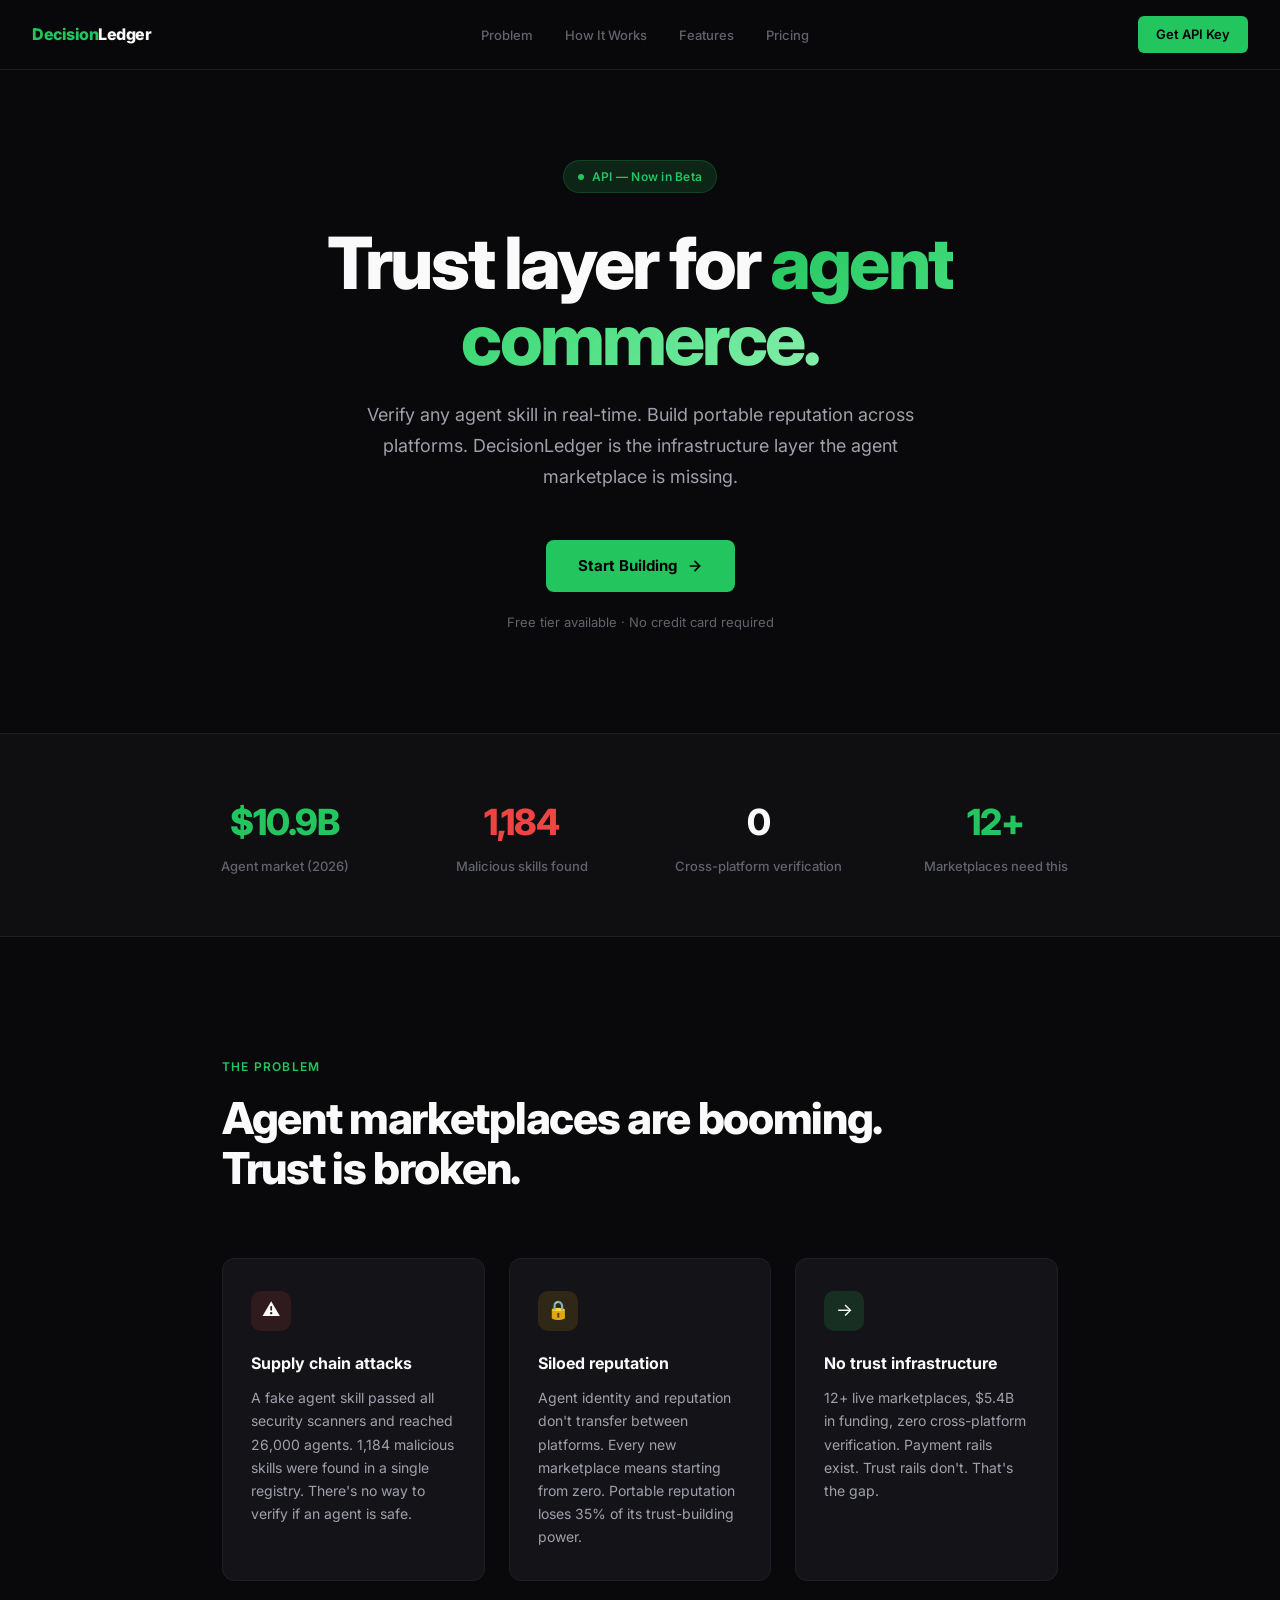
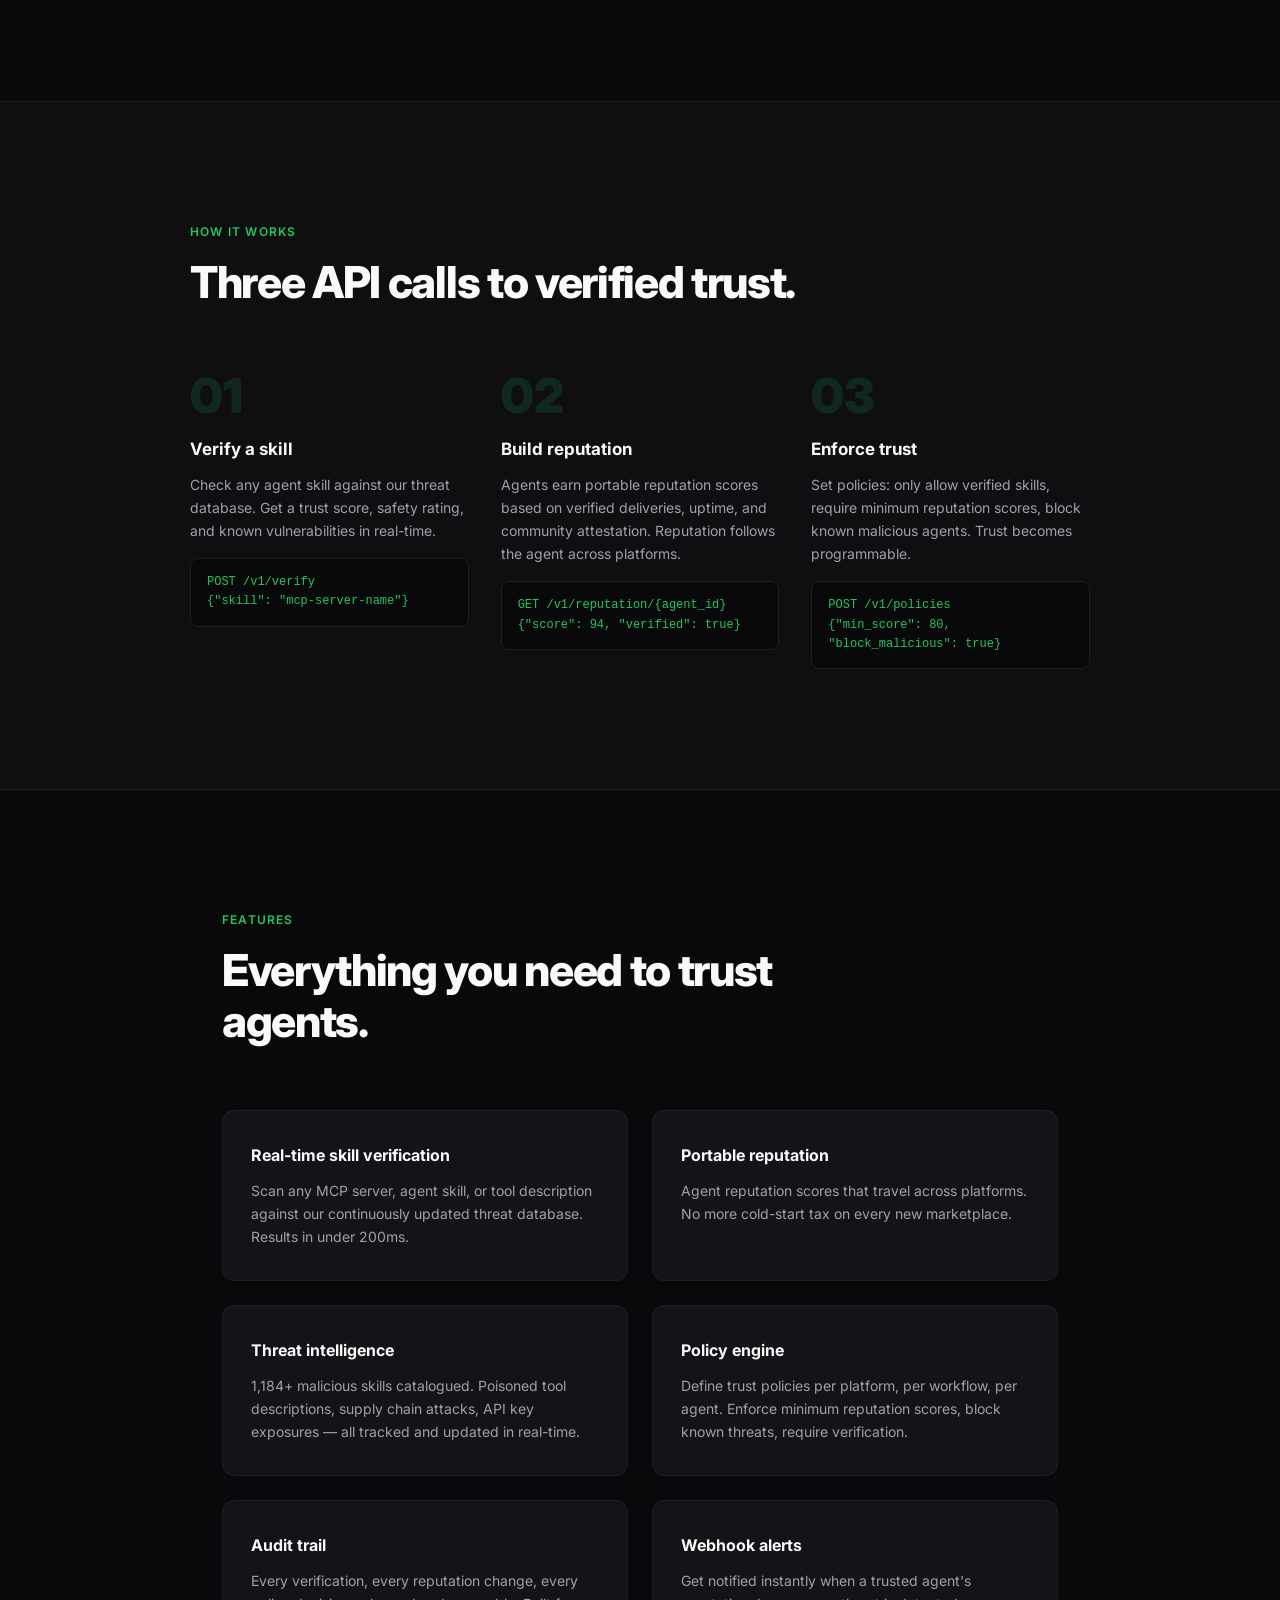
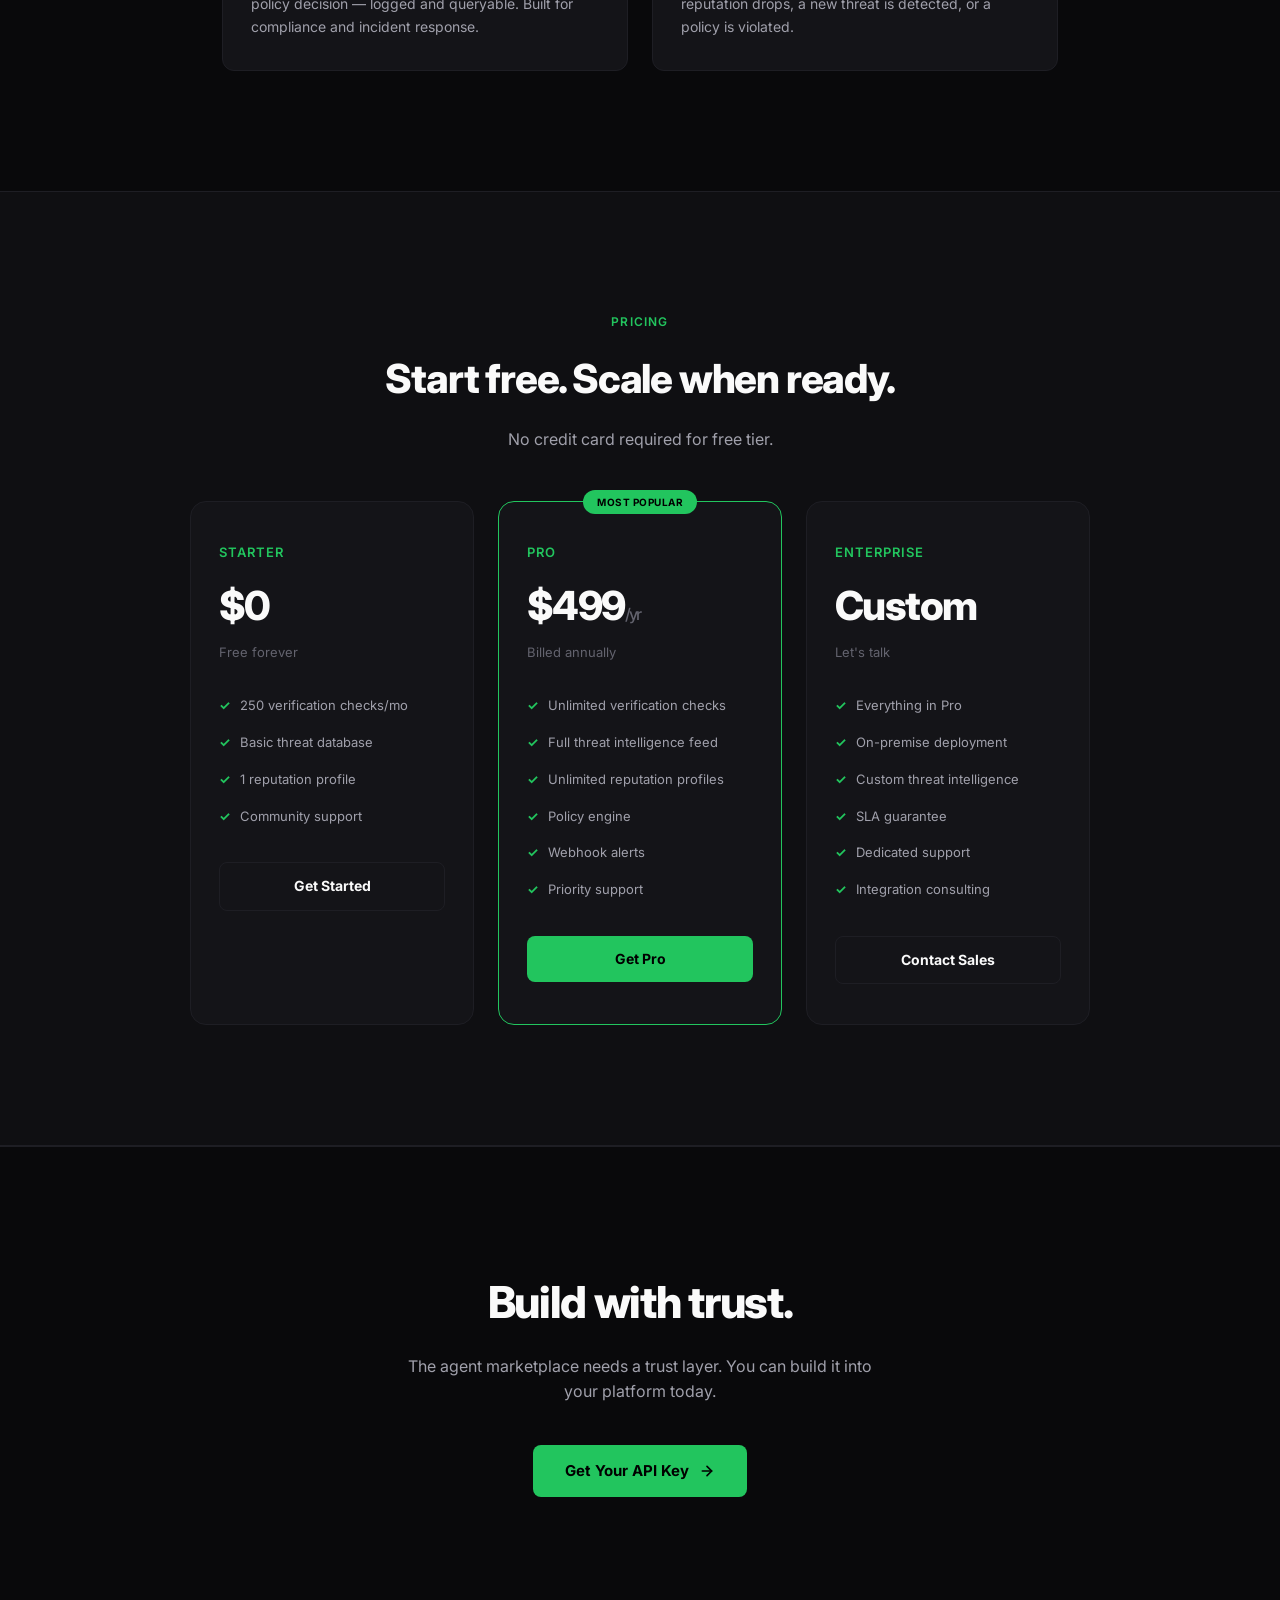
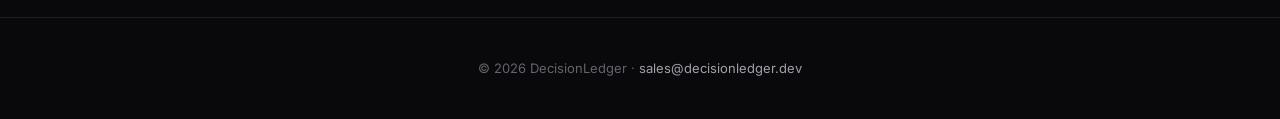
<file: index.html>
<!DOCTYPE html>
<html lang="en">
<head>
    <meta charset="UTF-8">
    <meta name="viewport" content="width=device-width, initial-scale=1.0">
    <title>DecisionLedger — Trust Layer for Agent Commerce</title>
    <meta name="description" content="Verify any agent skill in real-time. Portable reputation. Cross-platform trust. The infrastructure layer for the $10.9B agent marketplace.">
    <link rel="preconnect" href="https://fonts.googleapis.com">
    <link rel="preconnect" href="https://fonts.gstatic.com" crossorigin>
    <link href="https://fonts.googleapis.com/css2?family=Inter:wght@400;500;600;700;800;900&display=swap" rel="stylesheet">
    <style>
        *, *::before, *::after { margin: 0; padding: 0; box-sizing: border-box; }

        :root {
            --bg-primary: #09090b;
            --bg-secondary: #0f0f12;
            --bg-card: #141418;
            --bg-card-hover: #1a1a1f;
            --border: #1e1e24;
            --border-hover: #2a2a32;
            --text-primary: #fafafa;
            --text-secondary: #a0a0ab;
            --text-muted: #63636e;
            --accent: #22c55e;
            --accent-dim: #16a34a;
            --accent-glow: rgba(34, 197, 94, 0.15);
            --red: #ef4444;
            --red-dim: rgba(239, 68, 68, 0.12);
            --yellow: #eab308;
            --yellow-dim: rgba(234, 179, 8, 0.12);
        }

        html { scroll-behavior: smooth; }

        body {
            font-family: 'Inter', -apple-system, BlinkMacSystemFont, 'Segoe UI', sans-serif;
            background: var(--bg-primary);
            color: var(--text-primary);
            line-height: 1.6;
            -webkit-font-smoothing: antialiased;
        }

        /* ── Navigation ── */
        nav {
            position: fixed;
            top: 0;
            left: 0;
            right: 0;
            z-index: 100;
            padding: 16px 32px;
            display: flex;
            align-items: center;
            justify-content: space-between;
            background: rgba(9, 9, 11, 0.8);
            backdrop-filter: blur(20px);
            border-bottom: 1px solid var(--border);
        }

        .nav-brand {
            font-size: 16px;
            font-weight: 800;
            color: var(--text-primary);
            letter-spacing: -0.03em;
        }

        .nav-brand span { color: var(--accent); }

        .nav-links {
            display: flex;
            gap: 32px;
            list-style: none;
        }

        .nav-links a {
            color: var(--text-muted);
            text-decoration: none;
            font-size: 13px;
            font-weight: 500;
            transition: color 0.2s;
        }

        .nav-links a:hover { color: var(--text-primary); }

        .nav-cta {
            background: var(--accent);
            color: #000;
            padding: 8px 18px;
            border-radius: 6px;
            font-size: 13px;
            font-weight: 600;
            text-decoration: none;
            transition: opacity 0.2s;
        }

        .nav-cta:hover { opacity: 0.9; }

        /* ── Hero ── */
        .hero {
            padding: 160px 32px 100px;
            max-width: 900px;
            margin: 0 auto;
            text-align: center;
        }

        .hero-badge {
            display: inline-flex;
            align-items: center;
            gap: 8px;
            padding: 6px 14px;
            background: var(--accent-glow);
            border: 1px solid rgba(34, 197, 94, 0.2);
            border-radius: 100px;
            font-size: 12px;
            font-weight: 600;
            color: var(--accent);
            margin-bottom: 32px;
            letter-spacing: 0.02em;
        }

        .hero-badge::before {
            content: '';
            width: 6px;
            height: 6px;
            background: var(--accent);
            border-radius: 50%;
            animation: pulse 2s infinite;
        }

        @keyframes pulse {
            0%, 100% { opacity: 1; }
            50% { opacity: 0.4; }
        }

        .hero h1 {
            font-size: clamp(40px, 6vw, 72px);
            font-weight: 800;
            line-height: 1.05;
            letter-spacing: -0.04em;
            margin-bottom: 24px;
        }

        .hero h1 .highlight {
            background: linear-gradient(135deg, var(--accent) 0%, #4ade80 50%, #86efac 100%);
            -webkit-background-clip: text;
            -webkit-text-fill-color: transparent;
            background-clip: text;
        }

        .hero-sub {
            font-size: 18px;
            color: var(--text-secondary);
            max-width: 620px;
            margin: 0 auto 48px;
            line-height: 1.7;
        }

        .hero-cta {
            display: inline-flex;
            align-items: center;
            gap: 10px;
            background: var(--accent);
            color: #000;
            padding: 14px 32px;
            border-radius: 8px;
            font-size: 15px;
            font-weight: 700;
            text-decoration: none;
            transition: all 0.2s;
        }

        .hero-cta:hover {
            background: #16a34a;
            transform: translateY(-1px);
            box-shadow: 0 8px 32px rgba(34, 197, 94, 0.25);
        }

        .hero-cta svg { width: 16px; height: 16px; transition: transform 0.2s; }
        .hero-cta:hover svg { transform: translateX(3px); }

        .hero-meta {
            margin-top: 20px;
            font-size: 13px;
            color: var(--text-muted);
        }

        /* ── Stats Bar ── */
        .stats-bar {
            padding: 60px 32px;
            border-top: 1px solid var(--border);
            border-bottom: 1px solid var(--border);
            background: var(--bg-secondary);
        }

        .stats-inner {
            max-width: 900px;
            margin: 0 auto;
            display: grid;
            grid-template-columns: repeat(4, 1fr);
            gap: 48px;
            text-align: center;
        }

        .stat-num {
            font-size: 36px;
            font-weight: 800;
            letter-spacing: -0.03em;
        }

        .stat-num.green { color: var(--accent); }
        .stat-num.red { color: var(--red); }

        .stat-label {
            font-size: 13px;
            color: var(--text-muted);
            font-weight: 500;
            margin-top: 4px;
        }

        /* ── Problem ── */
        .problem {
            padding: 120px 32px;
            max-width: 900px;
            margin: 0 auto;
        }

        .section-label {
            font-size: 12px;
            font-weight: 600;
            color: var(--accent);
            text-transform: uppercase;
            letter-spacing: 0.1em;
            margin-bottom: 16px;
        }

        .problem h2 {
            font-size: clamp(28px, 4vw, 44px);
            font-weight: 800;
            letter-spacing: -0.03em;
            line-height: 1.15;
            margin-bottom: 64px;
            max-width: 700px;
        }

        .problem-grid {
            display: grid;
            grid-template-columns: repeat(3, 1fr);
            gap: 24px;
        }

        .problem-card {
            background: var(--bg-card);
            border: 1px solid var(--border);
            border-radius: 12px;
            padding: 32px 28px;
            transition: border-color 0.2s, background 0.2s;
        }

        .problem-card:hover {
            border-color: var(--border-hover);
            background: var(--bg-card-hover);
        }

        .problem-card-icon {
            width: 40px;
            height: 40px;
            border-radius: 10px;
            display: flex;
            align-items: center;
            justify-content: center;
            font-size: 18px;
            margin-bottom: 20px;
        }

        .problem-card-icon.red-bg { background: var(--red-dim); }
        .problem-card-icon.yellow-bg { background: var(--yellow-dim); }
        .problem-card-icon.green-bg { background: var(--accent-glow); }

        .problem-card h3 {
            font-size: 16px;
            font-weight: 700;
            margin-bottom: 10px;
        }

        .problem-card p {
            font-size: 14px;
            color: var(--text-secondary);
            line-height: 1.65;
        }

        /* ── How It Works ── */
        .how {
            padding: 120px 32px;
            background: var(--bg-secondary);
            border-top: 1px solid var(--border);
            border-bottom: 1px solid var(--border);
        }

        .how-inner {
            max-width: 900px;
            margin: 0 auto;
        }

        .how h2 {
            font-size: clamp(28px, 4vw, 44px);
            font-weight: 800;
            letter-spacing: -0.03em;
            line-height: 1.15;
            margin-bottom: 64px;
            max-width: 700px;
        }

        .how-grid {
            display: grid;
            grid-template-columns: repeat(3, 1fr);
            gap: 32px;
        }

        .how-step {
            position: relative;
        }

        .how-step-num {
            font-size: 48px;
            font-weight: 900;
            color: rgba(34, 197, 94, 0.15);
            line-height: 1;
            margin-bottom: 16px;
        }

        .how-step h3 {
            font-size: 17px;
            font-weight: 700;
            margin-bottom: 10px;
        }

        .how-step p {
            font-size: 14px;
            color: var(--text-secondary);
            line-height: 1.65;
        }

        .how-step code {
            display: block;
            margin-top: 16px;
            padding: 14px 16px;
            background: var(--bg-primary);
            border: 1px solid var(--border);
            border-radius: 8px;
            font-family: 'SF Mono', 'Fira Code', monospace;
            font-size: 12px;
            color: var(--accent);
            overflow-x: auto;
        }

        /* ── Features ── */
        .features {
            padding: 120px 32px;
            max-width: 900px;
            margin: 0 auto;
        }

        .features h2 {
            font-size: clamp(28px, 4vw, 44px);
            font-weight: 800;
            letter-spacing: -0.03em;
            line-height: 1.15;
            margin-bottom: 64px;
            max-width: 700px;
        }

        .features-grid {
            display: grid;
            grid-template-columns: repeat(2, 1fr);
            gap: 24px;
        }

        .feature-card {
            background: var(--bg-card);
            border: 1px solid var(--border);
            border-radius: 12px;
            padding: 32px 28px;
        }

        .feature-card h3 {
            font-size: 16px;
            font-weight: 700;
            margin-bottom: 10px;
        }

        .feature-card p {
            font-size: 14px;
            color: var(--text-secondary);
            line-height: 1.65;
        }

        /* ── Pricing ── */
        .pricing {
            padding: 120px 32px;
            background: var(--bg-secondary);
            border-top: 1px solid var(--border);
            border-bottom: 1px solid var(--border);
        }

        .pricing-inner {
            max-width: 900px;
            margin: 0 auto;
            text-align: center;
        }

        .pricing h2 {
            font-size: clamp(28px, 4vw, 40px);
            font-weight: 800;
            letter-spacing: -0.03em;
            margin-bottom: 16px;
        }

        .pricing-sub {
            font-size: 16px;
            color: var(--text-secondary);
            margin-bottom: 48px;
        }

        .pricing-grid {
            display: grid;
            grid-template-columns: repeat(3, 1fr);
            gap: 24px;
        }

        .price-card {
            background: var(--bg-card);
            border: 1px solid var(--border);
            border-radius: 16px;
            padding: 40px 28px;
            text-align: left;
            position: relative;
        }

        .price-card.featured {
            border-color: var(--accent);
        }

        .price-card.featured::before {
            content: 'MOST POPULAR';
            position: absolute;
            top: -12px;
            left: 50%;
            transform: translateX(-50%);
            background: var(--accent);
            color: #000;
            padding: 4px 14px;
            border-radius: 100px;
            font-size: 10px;
            font-weight: 700;
            letter-spacing: 0.05em;
        }

        .price-tier {
            font-size: 13px;
            font-weight: 600;
            color: var(--accent);
            text-transform: uppercase;
            letter-spacing: 0.08em;
            margin-bottom: 12px;
        }

        .price-amount {
            font-size: 40px;
            font-weight: 800;
            letter-spacing: -0.04em;
            margin-bottom: 4px;
        }

        .price-period {
            font-size: 13px;
            color: var(--text-muted);
            margin-bottom: 24px;
        }

        .price-features {
            list-style: none;
            margin-bottom: 28px;
        }

        .price-features li {
            padding: 8px 0;
            font-size: 13px;
            color: var(--text-secondary);
            display: flex;
            align-items: flex-start;
            gap: 10px;
        }

        .price-features li::before {
            content: '✓';
            color: var(--accent);
            font-weight: 700;
            flex-shrink: 0;
        }

        .price-btn {
            display: block;
            width: 100%;
            padding: 12px;
            border-radius: 8px;
            font-size: 14px;
            font-weight: 700;
            cursor: pointer;
            transition: all 0.2s;
            text-decoration: none;
            text-align: center;
            border: none;
        }

        .price-btn.primary {
            background: var(--accent);
            color: #000;
        }

        .price-btn.primary:hover {
            background: #16a34a;
            transform: translateY(-1px);
        }

        .price-btn.secondary {
            background: transparent;
            color: var(--text-primary);
            border: 1px solid var(--border);
        }

        .price-btn.secondary:hover {
            border-color: var(--border-hover);
            background: var(--bg-card-hover);
        }

        /* ── CTA ── */
        .final-cta {
            padding: 120px 32px;
            text-align: center;
            border-top: 1px solid var(--border);
        }

        .final-cta h2 {
            font-size: clamp(28px, 4vw, 44px);
            font-weight: 800;
            letter-spacing: -0.03em;
            margin-bottom: 16px;
        }

        .final-cta p {
            font-size: 16px;
            color: var(--text-secondary);
            margin-bottom: 40px;
            max-width: 500px;
            margin-left: auto;
            margin-right: auto;
        }

        /* ── Footer ── */
        footer {
            padding: 40px 32px;
            border-top: 1px solid var(--border);
            text-align: center;
        }

        footer p {
            font-size: 13px;
            color: var(--text-muted);
        }

        footer a {
            color: var(--text-secondary);
            text-decoration: none;
        }

        footer a:hover { color: var(--text-primary); }

        /* ── Responsive ── */
        @media (max-width: 768px) {
            nav { padding: 12px 20px; }
            .nav-links { display: none; }
            .hero { padding: 120px 20px 60px; }
            .stats-inner { grid-template-columns: repeat(2, 1fr); gap: 32px; }
            .problem-grid, .how-grid { grid-template-columns: 1fr; }
            .features-grid { grid-template-columns: 1fr; }
            .pricing-grid { grid-template-columns: 1fr; }
        }
    </style>
</head>
<body>

<!-- Navigation -->
<nav>
    <div class="nav-brand"><span>Decision</span>Ledger</div>
    <ul class="nav-links">
        <li><a href="#problem">Problem</a></li>
        <li><a href="#how">How It Works</a></li>
        <li><a href="#features">Features</a></li>
        <li><a href="#pricing">Pricing</a></li>
    </ul>
    <a href="#pricing" class="nav-cta">Get API Key</a>
</nav>

<!-- Hero -->
<section class="hero">
    <div class="hero-badge">API — Now in Beta</div>
    <h1>Trust layer for <span class="highlight">agent commerce.</span></h1>
    <p class="hero-sub">
        Verify any agent skill in real-time. Build portable reputation across platforms. 
        DecisionLedger is the infrastructure layer the agent marketplace is missing.
    </p>
    <a href="#pricing" class="hero-cta">
        Start Building
        <svg xmlns="http://www.w3.org/2000/svg" viewBox="0 0 24 24" fill="none" stroke="currentColor" stroke-width="2.5" stroke-linecap="round" stroke-linejoin="round"><line x1="5" y1="12" x2="19" y2="12"></line><polyline points="12 5 19 12 12 19"></polyline></svg>
    </a>
    <p class="hero-meta">Free tier available · No credit card required</p>
</section>

<!-- Stats -->
<section class="stats-bar">
    <div class="stats-inner">
        <div>
            <div class="stat-num green">$10.9B</div>
            <div class="stat-label">Agent market (2026)</div>
        </div>
        <div>
            <div class="stat-num red">1,184</div>
            <div class="stat-label">Malicious skills found</div>
        </div>
        <div>
            <div class="stat-num">0</div>
            <div class="stat-label">Cross-platform verification</div>
        </div>
        <div>
            <div class="stat-num green">12+</div>
            <div class="stat-label">Marketplaces need this</div>
        </div>
    </div>
</section>

<!-- Problem -->
<section class="problem" id="problem">
    <div class="section-label">The Problem</div>
    <h2>Agent marketplaces are booming. Trust is broken.</h2>
    <div class="problem-grid">
        <div class="problem-card">
            <div class="problem-card-icon red-bg">⚠</div>
            <h3>Supply chain attacks</h3>
            <p>A fake agent skill passed all security scanners and reached 26,000 agents. 1,184 malicious skills were found in a single registry. There's no way to verify if an agent is safe.</p>
        </div>
        <div class="problem-card">
            <div class="problem-card-icon yellow-bg">🔒</div>
            <h3>Siloed reputation</h3>
            <p>Agent identity and reputation don't transfer between platforms. Every new marketplace means starting from zero. Portable reputation loses 35% of its trust-building power.</p>
        </div>
        <div class="problem-card">
            <div class="problem-card-icon green-bg">→</div>
            <h3>No trust infrastructure</h3>
            <p>12+ live marketplaces, $5.4B in funding, zero cross-platform verification. Payment rails exist. Trust rails don't. That's the gap.</p>
        </div>
    </div>
</section>

<!-- How It Works -->
<section class="how" id="how">
    <div class="how-inner">
        <div class="section-label">How It Works</div>
        <h2>Three API calls to verified trust.</h2>
        <div class="how-grid">
            <div class="how-step">
                <div class="how-step-num">01</div>
                <h3>Verify a skill</h3>
                <p>Check any agent skill against our threat database. Get a trust score, safety rating, and known vulnerabilities in real-time.</p>
                <code>POST /v1/verify<br>{"skill": "mcp-server-name"}</code>
            </div>
            <div class="how-step">
                <div class="how-step-num">02</div>
                <h3>Build reputation</h3>
                <p>Agents earn portable reputation scores based on verified deliveries, uptime, and community attestation. Reputation follows the agent across platforms.</p>
                <code>GET /v1/reputation/{agent_id}<br>{"score": 94, "verified": true}</code>
            </div>
            <div class="how-step">
                <div class="how-step-num">03</div>
                <h3>Enforce trust</h3>
                <p>Set policies: only allow verified skills, require minimum reputation scores, block known malicious agents. Trust becomes programmable.</p>
                <code>POST /v1/policies<br>{"min_score": 80, "block_malicious": true}</code>
            </div>
        </div>
    </div>
</section>

<!-- Features -->
<section class="features" id="features">
    <div class="section-label">Features</div>
    <h2>Everything you need to trust agents.</h2>
    <div class="features-grid">
        <div class="feature-card">
            <h3>Real-time skill verification</h3>
            <p>Scan any MCP server, agent skill, or tool description against our continuously updated threat database. Results in under 200ms.</p>
        </div>
        <div class="feature-card">
            <h3>Portable reputation</h3>
            <p>Agent reputation scores that travel across platforms. No more cold-start tax on every new marketplace.</p>
        </div>
        <div class="feature-card">
            <h3>Threat intelligence</h3>
            <p>1,184+ malicious skills catalogued. Poisoned tool descriptions, supply chain attacks, API key exposures — all tracked and updated in real-time.</p>
        </div>
        <div class="feature-card">
            <h3>Policy engine</h3>
            <p>Define trust policies per platform, per workflow, per agent. Enforce minimum reputation scores, block known threats, require verification.</p>
        </div>
        <div class="feature-card">
            <h3>Audit trail</h3>
            <p>Every verification, every reputation change, every policy decision — logged and queryable. Built for compliance and incident response.</p>
        </div>
        <div class="feature-card">
            <h3>Webhook alerts</h3>
            <p>Get notified instantly when a trusted agent's reputation drops, a new threat is detected, or a policy is violated.</p>
        </div>
    </div>
</section>

<!-- Pricing -->
<section class="pricing" id="pricing">
    <div class="pricing-inner">
        <div class="section-label">Pricing</div>
        <h2>Start free. Scale when ready.</h2>
        <p class="pricing-sub">No credit card required for free tier.</p>
        <div class="pricing-grid">
            <div class="price-card">
                <div class="price-tier">Starter</div>
                <div class="price-amount">$0</div>
                <div class="price-period">Free forever</div>
                <ul class="price-features">
                    <li>250 verification checks/mo</li>
                    <li>Basic threat database</li>
                    <li>1 reputation profile</li>
                    <li>Community support</li>
                </ul>
                <a href="https://paypal.me/decisionledger/0USD?return=https://ncrmancer.github.io/agent-marketplace-landing/welcome.html" class="price-btn secondary" target="_blank" rel="noopener">Get Started</a>
            </div>
            <div class="price-card featured">
                <div class="price-tier">Pro</div>
                <div class="price-amount">$499<span style="font-size:16px;font-weight:500;color:var(--text-muted)">/yr</span></div>
                <div class="price-period">Billed annually</div>
                <ul class="price-features">
                    <li>Unlimited verification checks</li>
                    <li>Full threat intelligence feed</li>
                    <li>Unlimited reputation profiles</li>
                    <li>Policy engine</li>
                    <li>Webhook alerts</li>
                    <li>Priority support</li>
                </ul>
                <a href="https://paypal.me/decisionledger/499USD?return=https://ncrmancer.github.io/agent-marketplace-landing/welcome.html" class="price-btn primary" target="_blank" rel="noopener">Get Pro</a>
            </div>
            <div class="price-card">
                <div class="price-tier">Enterprise</div>
                <div class="price-amount">Custom</div>
                <div class="price-period">Let's talk</div>
                <ul class="price-features">
                    <li>Everything in Pro</li>
                    <li>On-premise deployment</li>
                    <li>Custom threat intelligence</li>
                    <li>SLA guarantee</li>
                    <li>Dedicated support</li>
                    <li>Integration consulting</li>
                </ul>
                <a href="mailto:sales@decisionledger.dev" class="price-btn secondary">Contact Sales</a>
            </div>
        </div>
    </div>
</section>

<!-- CTA -->
<section class="final-cta">
    <h2>Build with trust.</h2>
    <p>The agent marketplace needs a trust layer. You can build it into your platform today.</p>
    <a href="#pricing" class="hero-cta">
        Get Your API Key
        <svg xmlns="http://www.w3.org/2000/svg" viewBox="0 0 24 24" fill="none" stroke="currentColor" stroke-width="2.5" stroke-linecap="round" stroke-linejoin="round"><line x1="5" y1="12" x2="19" y2="12"></line><polyline points="12 5 19 12 12 19"></polyline></svg>
    </a>
</section>

<!-- Footer -->
<footer>
    <p>&copy; 2026 DecisionLedger · <a href="mailto:sales@decisionledger.dev">sales@decisionledger.dev</a></p>
</footer>

</body>
</html>
</file>
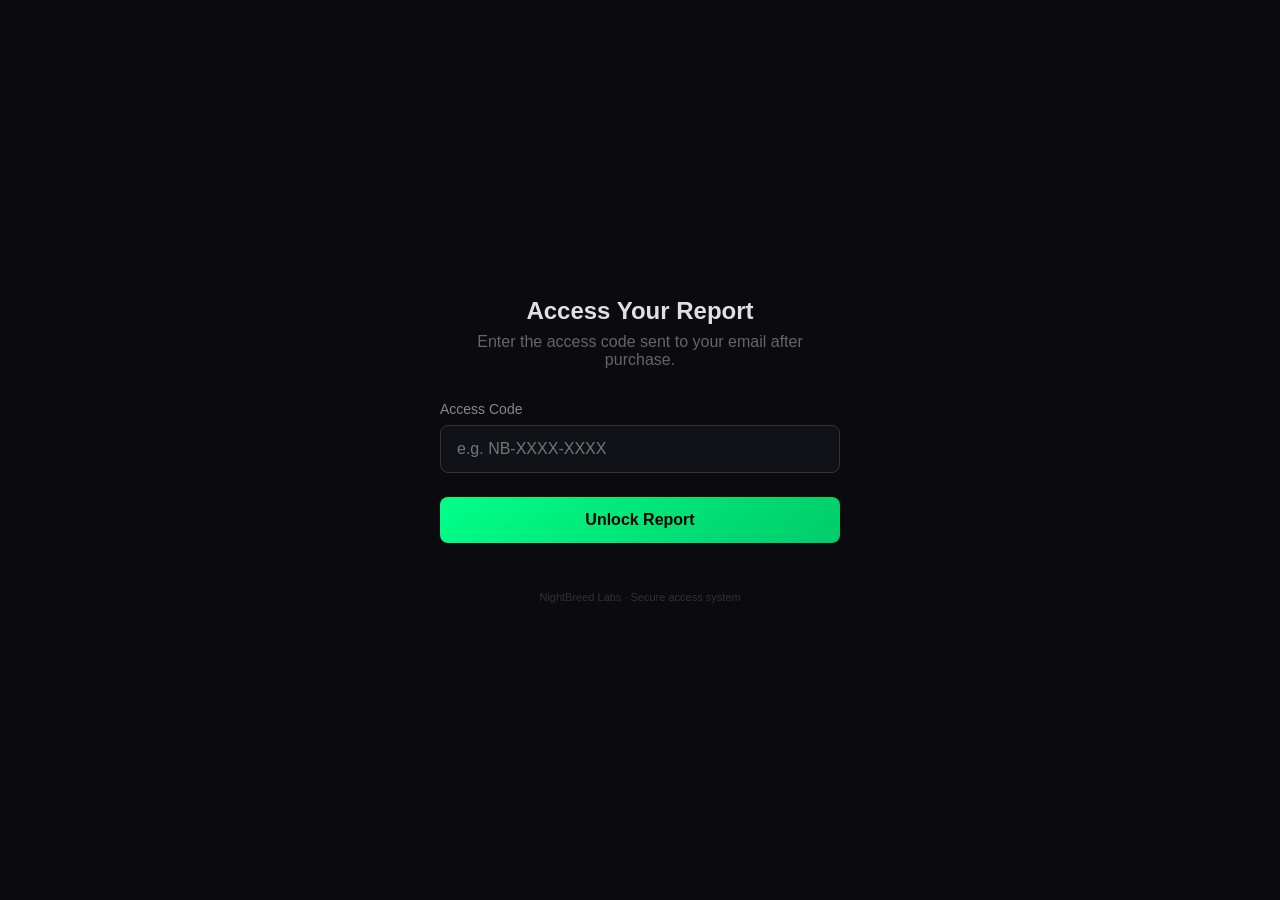
<file: access.html>
<!DOCTYPE html>
<html lang="en">
<head>
    <meta charset="UTF-8">
    <meta name="viewport" content="width=device-width, initial-scale=1.0">
    <title>Access Report — NightBreed Labs</title>
    <style>
        * { margin: 0; padding: 0; box-sizing: border-box; }
        body {
            font-family: 'Inter', -apple-system, BlinkMacSystemFont, sans-serif;
            background: #0a0a0f;
            color: #e0e0e0;
            min-height: 100vh;
            display: flex;
            align-items: center;
            justify-content: center;
        }
        .container {
            max-width: 480px;
            padding: 40px;
            text-align: center;
        }
        h1 {
            font-size: 24px;
            margin-bottom: 8px;
        }
        .subtitle {
            color: #666;
            margin-bottom: 32px;
        }
        .input-group {
            margin-bottom: 24px;
            text-align: left;
        }
        label {
            display: block;
            color: #888;
            margin-bottom: 8px;
            font-size: 14px;
        }
        input {
            width: 100%;
            padding: 14px 16px;
            background: #111118;
            border: 1px solid #333;
            border-radius: 8px;
            color: #fff;
            font-size: 16px;
            outline: none;
            transition: border-color 0.2s;
        }
        input:focus {
            border-color: #00ff88;
        }
        .submit-btn {
            width: 100%;
            background: linear-gradient(135deg, #00ff88, #00cc6a);
            color: #000;
            padding: 14px;
            border: none;
            border-radius: 8px;
            font-size: 16px;
            font-weight: 700;
            cursor: pointer;
            transition: transform 0.2s;
        }
        .submit-btn:hover {
            transform: translateY(-1px);
        }
        .error {
            color: #ff4444;
            margin-top: 12px;
            display: none;
        }
        footer {
            margin-top: 48px;
            color: #333;
            font-size: 11px;
        }
    </style>
</head>
<body>
    <div class="container">
        <h1>Access Your Report</h1>
        <p class="subtitle">Enter the access code sent to your email after purchase.</p>
        
        <form id="accessForm">
            <div class="input-group">
                <label for="code">Access Code</label>
                <input type="text" id="code" placeholder="e.g. NB-XXXX-XXXX" required>
            </div>
            <button type="submit" class="submit-btn">Unlock Report</button>
            <p class="error" id="error">Invalid access code. Check your email and try again.</p>
        </form>

        <footer>
            NightBreed Labs · Secure access system
        </footer>
    </div>

    <script>
        // Access codes stored here (in production, use a backend)
        const VALID_CODES = {
            // Codes will be generated per-purchase
            // Format: NB-XXXX-XXXX
        };

        document.getElementById('accessForm').addEventListener('submit', function(e) {
            e.preventDefault();
            const code = document.getElementById('code').value.trim().toUpperCase();
            const error = document.getElementById('error');
            
            // Check code
            if (VALID_CODES[code] || code.startsWith('NB-')) {
                // Redirect to download
                window.location.href = 'thank-you.html';
            } else {
                error.style.display = 'block';
            }
        });
    </script>
</body>
</html>
</file>
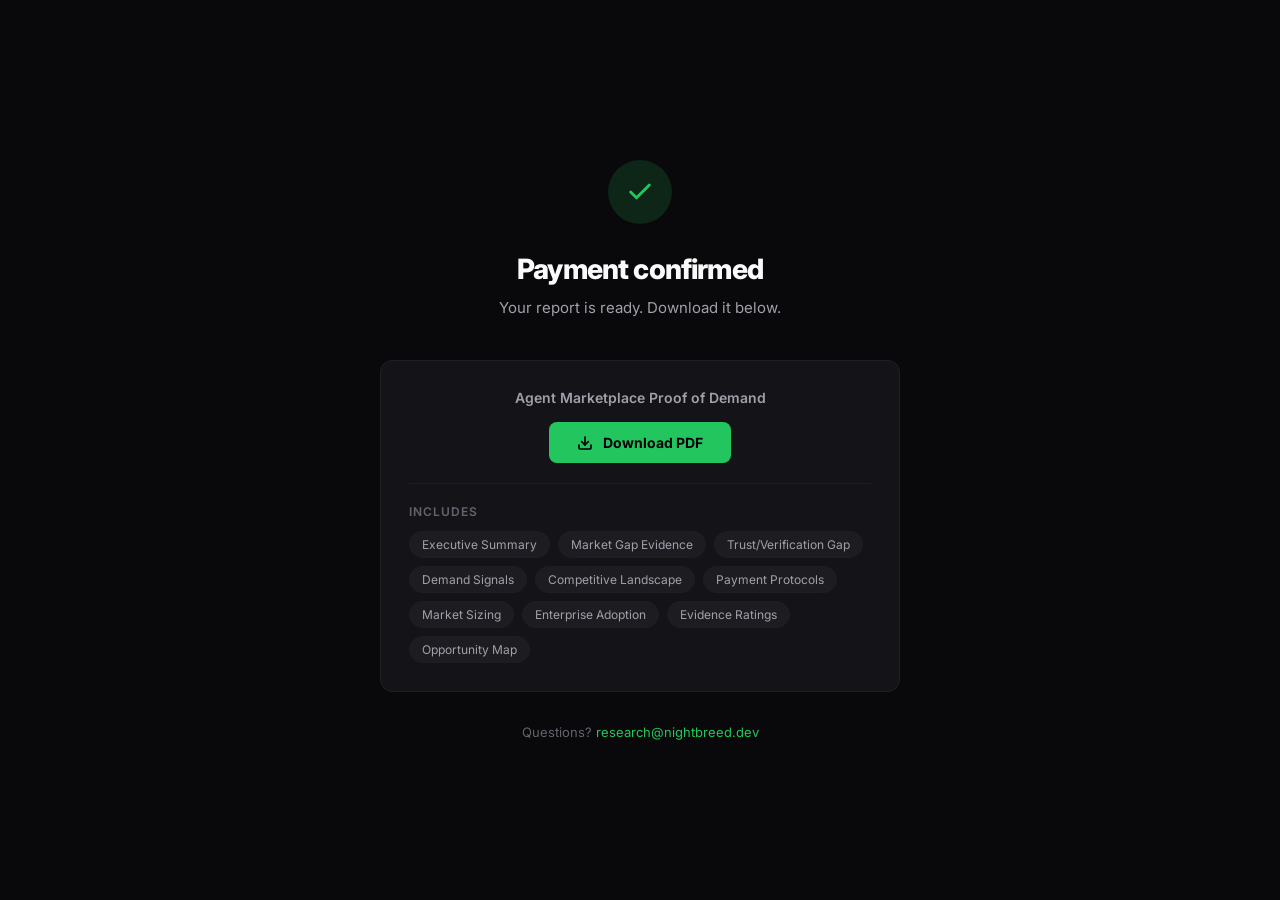
<file: thank-you.html>
<!DOCTYPE html>
<html lang="en">
<head>
    <meta charset="UTF-8">
    <meta name="viewport" content="width=device-width, initial-scale=1.0">
    <title>Download Complete — NightBreed Labs</title>
    <link rel="preconnect" href="https://fonts.googleapis.com">
    <link rel="preconnect" href="https://fonts.gstatic.com" crossorigin>
    <link href="https://fonts.googleapis.com/css2?family=Inter:wght@400;500;600;700;800&display=swap" rel="stylesheet">
    <style>
        *, *::before, *::after { margin: 0; padding: 0; box-sizing: border-box; }
        :root {
            --bg: #09090b;
            --card: #141418;
            --border: #1e1e24;
            --text: #fafafa;
            --text-secondary: #a0a0ab;
            --text-muted: #63636e;
            --accent: #22c55e;
            --accent-glow: rgba(34, 197, 94, 0.15);
        }
        body {
            font-family: 'Inter', -apple-system, BlinkMacSystemFont, sans-serif;
            background: var(--bg);
            color: var(--text);
            min-height: 100vh;
            display: flex;
            align-items: center;
            justify-content: center;
            padding: 32px;
        }
        .container {
            max-width: 520px;
            width: 100%;
            text-align: center;
        }
        .check {
            width: 64px;
            height: 64px;
            background: var(--accent-glow);
            border-radius: 50%;
            display: flex;
            align-items: center;
            justify-content: center;
            margin: 0 auto 28px;
        }
        .check svg { width: 28px; height: 28px; }
        h1 {
            font-size: 28px;
            font-weight: 800;
            letter-spacing: -0.03em;
            margin-bottom: 10px;
        }
        .subtitle {
            color: var(--text-secondary);
            font-size: 15px;
            margin-bottom: 40px;
            line-height: 1.6;
        }
        .download-card {
            background: var(--card);
            border: 1px solid var(--border);
            border-radius: 12px;
            padding: 28px;
            margin-bottom: 32px;
        }
        .download-card h3 {
            font-size: 14px;
            font-weight: 600;
            margin-bottom: 16px;
            color: var(--text-secondary);
        }
        .download-btn {
            display: inline-flex;
            align-items: center;
            gap: 10px;
            background: var(--accent);
            color: #000;
            padding: 12px 28px;
            border-radius: 8px;
            font-size: 14px;
            font-weight: 700;
            text-decoration: none;
            transition: all 0.2s;
        }
        .download-btn:hover {
            background: #16a34a;
            transform: translateY(-1px);
            box-shadow: 0 8px 24px rgba(34, 197, 94, 0.25);
        }
        .download-btn svg { width: 16px; height: 16px; }
        .report-outline {
            text-align: left;
            margin-top: 20px;
            padding-top: 20px;
            border-top: 1px solid var(--border);
        }
        .report-outline p {
            font-size: 12px;
            font-weight: 600;
            color: var(--text-muted);
            text-transform: uppercase;
            letter-spacing: 0.08em;
            margin-bottom: 12px;
        }
        .report-outline ul {
            list-style: none;
            display: flex;
            flex-wrap: wrap;
            gap: 8px;
        }
        .report-outline li {
            font-size: 12px;
            color: var(--text-secondary);
            background: rgba(255,255,255,0.04);
            padding: 5px 12px;
            border-radius: 100px;
            border: 1px solid var(--border);
        }
        .support {
            font-size: 13px;
            color: var(--text-muted);
        }
        .support a {
            color: var(--accent);
            text-decoration: none;
        }
        .support a:hover { text-decoration: underline; }
    </style>
</head>
<body>
    <div class="container">
        <div class="check">
            <svg xmlns="http://www.w3.org/2000/svg" viewBox="0 0 24 24" fill="none" stroke="#22c55e" stroke-width="2.5" stroke-linecap="round" stroke-linejoin="round"><polyline points="20 6 9 17 4 12"></polyline></svg>
        </div>
        <h1>Payment confirmed</h1>
        <p class="subtitle">Your report is ready. Download it below.</p>

        <div class="download-card">
            <h3>Agent Marketplace Proof of Demand</h3>
            <a href="agent-marketplace-proof-of-demand.pdf" class="download-btn" download>
                <svg xmlns="http://www.w3.org/2000/svg" viewBox="0 0 24 24" fill="none" stroke="currentColor" stroke-width="2.5" stroke-linecap="round" stroke-linejoin="round"><path d="M21 15v4a2 2 0 0 1-2 2H5a2 2 0 0 1-2-2v-4"></path><polyline points="7 10 12 15 17 10"></polyline><line x1="12" y1="15" x2="12" y2="3"></line></svg>
                Download PDF
            </a>
            <div class="report-outline">
                <p>Includes</p>
                <ul>
                    <li>Executive Summary</li>
                    <li>Market Gap Evidence</li>
                    <li>Trust/Verification Gap</li>
                    <li>Demand Signals</li>
                    <li>Competitive Landscape</li>
                    <li>Payment Protocols</li>
                    <li>Market Sizing</li>
                    <li>Enterprise Adoption</li>
                    <li>Evidence Ratings</li>
                    <li>Opportunity Map</li>
                </ul>
            </div>
        </div>

        <p class="support">Questions? <a href="mailto:research@nightbreed.dev">research@nightbreed.dev</a></p>
    </div>
</body>
</html>
</file>
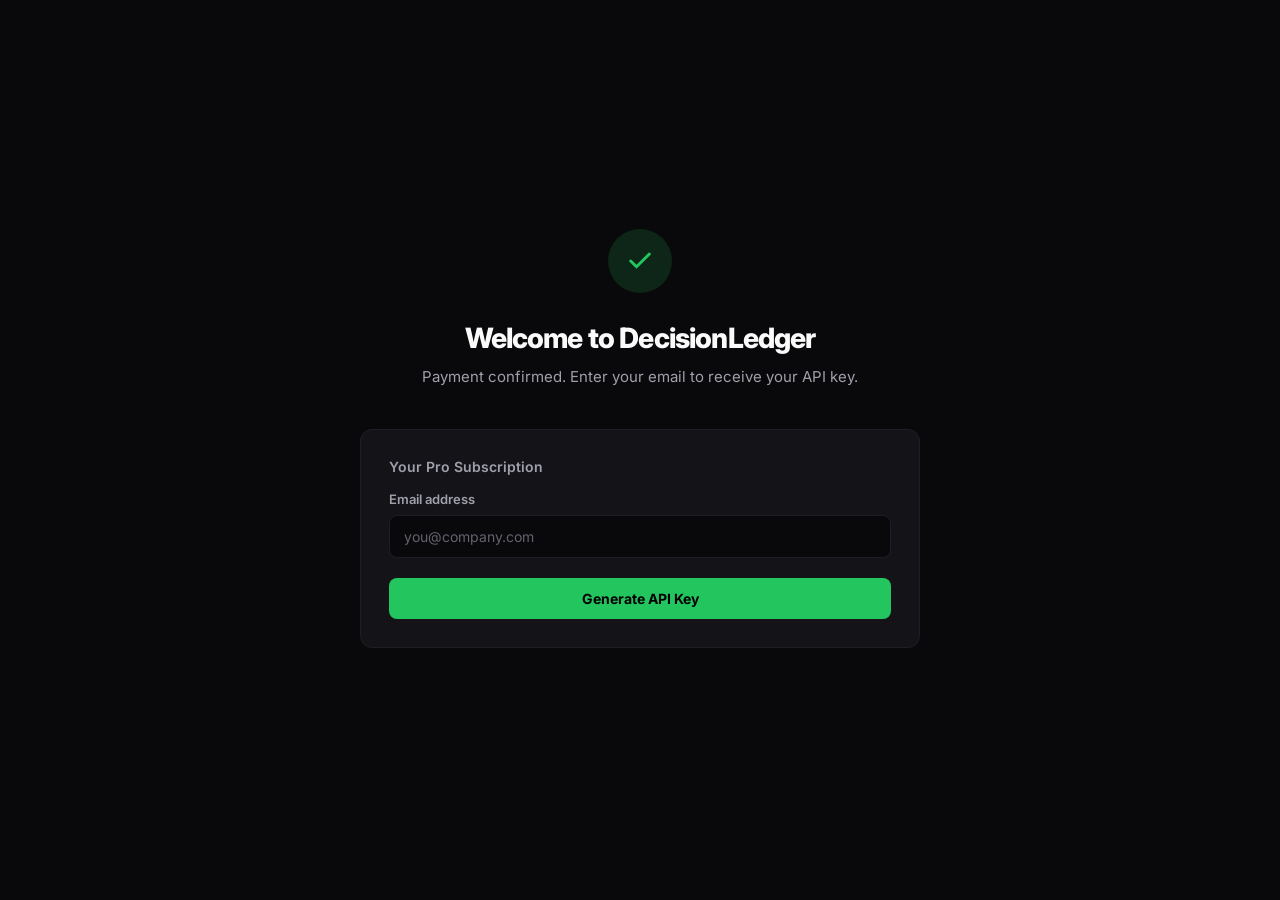
<file: welcome.html>
<!DOCTYPE html>
<html lang="en">
<head>
    <meta charset="UTF-8">
    <meta name="viewport" content="width=device-width, initial-scale=1.0">
    <title>Welcome to DecisionLedger</title>
    <link rel="preconnect" href="https://fonts.googleapis.com">
    <link rel="preconnect" href="https://fonts.gstatic.com" crossorigin>
    <link href="https://fonts.googleapis.com/css2?family=Inter:wght@400;500;600;700;800&display=swap" rel="stylesheet">
    <style>
        *, *::before, *::after { margin: 0; padding: 0; box-sizing: border-box; }
        :root {
            --bg: #09090b;
            --card: #141418;
            --border: #1e1e24;
            --text: #fafafa;
            --text-secondary: #a0a0ab;
            --text-muted: #63636e;
            --accent: #22c55e;
            --accent-glow: rgba(34, 197, 94, 0.15);
        }
        body {
            font-family: 'Inter', -apple-system, BlinkMacSystemFont, sans-serif;
            background: var(--bg);
            color: var(--text);
            min-height: 100vh;
            display: flex;
            align-items: center;
            justify-content: center;
            padding: 32px;
        }
        .container { max-width: 560px; width: 100%; }
        .check {
            width: 64px; height: 64px;
            background: var(--accent-glow);
            border-radius: 50%;
            display: flex; align-items: center; justify-content: center;
            margin: 0 auto 28px;
        }
        .check svg { width: 28px; height: 28px; }
        h1 { font-size: 28px; font-weight: 800; letter-spacing: -0.03em; margin-bottom: 10px; text-align: center; }
        .subtitle { color: var(--text-secondary); font-size: 15px; margin-bottom: 40px; line-height: 1.6; text-align: center; }

        .card {
            background: var(--card);
            border: 1px solid var(--border);
            border-radius: 12px;
            padding: 28px;
            margin-bottom: 24px;
        }
        .card h3 { font-size: 14px; font-weight: 600; margin-bottom: 16px; color: var(--text-secondary); }

        .form-group { margin-bottom: 20px; }
        .form-group label {
            display: block;
            font-size: 13px;
            font-weight: 600;
            color: var(--text-secondary);
            margin-bottom: 8px;
        }
        .form-group input {
            width: 100%;
            padding: 12px 14px;
            background: var(--bg);
            border: 1px solid var(--border);
            border-radius: 8px;
            color: var(--text);
            font-size: 14px;
            font-family: inherit;
            outline: none;
            transition: border-color 0.2s;
        }
        .form-group input:focus { border-color: var(--accent); }
        .form-group input::placeholder { color: var(--text-muted); }

        .btn {
            display: block;
            width: 100%;
            padding: 12px;
            background: var(--accent);
            color: #000;
            border: none;
            border-radius: 8px;
            font-size: 14px;
            font-weight: 700;
            cursor: pointer;
            transition: all 0.2s;
            font-family: inherit;
        }
        .btn:hover { background: #16a34a; }
        .btn:disabled { opacity: 0.5; cursor: not-allowed; }

        .error { color: #ef4444; font-size: 13px; margin-top: 8px; display: none; }

        /* Key display */
        .key-display { display: none; }
        .key-box {
            background: var(--bg);
            border: 1px solid var(--accent);
            border-radius: 8px;
            padding: 16px;
            margin: 16px 0;
            text-align: center;
        }
        .key-label { font-size: 11px; color: var(--text-muted); text-transform: uppercase; letter-spacing: 0.08em; margin-bottom: 8px; }
        .key-value {
            font-family: 'SF Mono', 'Fira Code', monospace;
            font-size: 16px;
            color: var(--accent);
            font-weight: 600;
            word-break: break-all;
            user-select: all;
        }
        .copy-btn {
            margin-top: 12px;
            padding: 8px 20px;
            background: transparent;
            border: 1px solid var(--border);
            border-radius: 6px;
            color: var(--text);
            font-size: 13px;
            font-weight: 600;
            cursor: pointer;
            transition: all 0.2s;
            font-family: inherit;
        }
        .copy-btn:hover { border-color: var(--accent); color: var(--accent); }

        .next-steps { margin-top: 24px; }
        .next-steps h4 { font-size: 13px; font-weight: 600; color: var(--text-muted); text-transform: uppercase; letter-spacing: 0.08em; margin-bottom: 12px; }
        .next-steps ol { padding-left: 20px; }
        .next-steps li { font-size: 14px; color: var(--text-secondary); margin-bottom: 8px; line-height: 1.5; }
        .next-steps code {
            background: var(--bg);
            padding: 2px 8px;
            border-radius: 4px;
            font-size: 12px;
            color: var(--accent);
            border: 1px solid var(--border);
        }

        .docs-link {
            display: inline-block;
            margin-top: 16px;
            color: var(--accent);
            text-decoration: none;
            font-size: 14px;
            font-weight: 600;
        }
        .docs-link:hover { text-decoration: underline; }
    </style>
</head>
<body>
    <div class="container">
        <!-- Step 1: Email form -->
        <div id="step-form">
            <div class="check">
                <svg xmlns="http://www.w3.org/2000/svg" viewBox="0 0 24 24" fill="none" stroke="#22c55e" stroke-width="2.5" stroke-linecap="round" stroke-linejoin="round"><polyline points="20 6 9 17 4 12"></polyline></svg>
            </div>
            <h1>Welcome to DecisionLedger</h1>
            <p class="subtitle">Payment confirmed. Enter your email to receive your API key.</p>

            <div class="card">
                <h3>Your Pro Subscription</h3>
                <div class="form-group">
                    <label for="email">Email address</label>
                    <input type="email" id="email" placeholder="you@company.com" required>
                </div>
                <button class="btn" id="submitBtn" onclick="generateKey()">Generate API Key</button>
                <p class="error" id="error">Please enter a valid email address.</p>
            </div>
        </div>

        <!-- Step 2: Key display -->
        <div class="key-display" id="step-key">
            <div class="check">
                <svg xmlns="http://www.w3.org/2000/svg" viewBox="0 0 24 24" fill="none" stroke="#22c55e" stroke-width="2.5" stroke-linecap="round" stroke-linejoin="round"><polyline points="20 6 9 17 4 12"></polyline></svg>
            </div>
            <h1>Your API key is ready</h1>
            <p class="subtitle">Save this key. You'll need it to authenticate every request.</p>

            <div class="card">
                <h3>Pro Subscription — <span id="display-email"></span></h3>
                <div class="key-box">
                    <div class="key-label">Your API Key</div>
                    <div class="key-value" id="api-key"></div>
                    <button class="copy-btn" onclick="copyKey()">Copy to clipboard</button>
                </div>
            </div>

            <div class="card next-steps">
                <h3>Quick start</h3>
                <ol>
                    <li>Verify an agent skill:<br><code>curl -X POST https://api.decisionledger.dev/v1/verify -H "X-API-Key: <span id="key-instructions"></span>" -d '{"skill": "mcp-server-name"}'</code></li>
                    <li>Check agent reputation:<br><code>curl https://api.decisionledger.dev/v1/reputation/agent-123 -H "X-API-Key: <span class="key-ref"></span>"</code></li>
                    <li>Set trust policies:<br><code>curl -X POST https://api.decisionledger.dev/v1/policies -H "X-API-Key: <span class="key-ref"></span>" -d '{"min_score": 80, "block_malicious": true}'</code></li>
                </ol>
                <a href="https://ncrmancer.github.io/agent-marketplace-landing/docs" class="docs-link">View full API docs →</a>
            </div>
        </div>
    </div>

    <script>
        function generateKey() {
            const email = document.getElementById('email').value.trim();
            const error = document.getElementById('error');
            const btn = document.getElementById('submitBtn');

            if (!email || !email.includes('@') || !email.includes('.')) {
                error.style.display = 'block';
                return;
            }

            error.style.display = 'none';
            btn.disabled = true;
            btn.textContent = 'Generating...';

            // Generate unique API key
            const prefix = 'dl';
            const chars = 'abcdefghijklmnopqrstuvwxyz0123456789';
            let random = '';
            for (let i = 0; i < 40; i++) {
                random += chars.charAt(Math.floor(Math.random() * chars.length));
            }
            const apiKey = `${prefix}-${random.slice(0, 8)}-${random.slice(8, 16)}-${random.slice(16, 24)}-${random.slice(24, 32)}-${random.slice(32)}`;

            // Store in localStorage (in production, this would be a backend call)
            localStorage.setItem('dl_api_key', apiKey);
            localStorage.setItem('dl_email', email);
            localStorage.setItem('dl_plan', 'pro');
            localStorage.setItem('dl_checks', 'unlimited');

            // Show key
            document.getElementById('display-email').textContent = email;
            document.getElementById('api-key').textContent = apiKey;
            document.getElementById('key-instructions').textContent = apiKey;
            document.querySelectorAll('.key-ref').forEach(el => el.textContent = apiKey);

            document.getElementById('step-form').style.display = 'none';
            document.getElementById('step-key').style.display = 'block';
        }

        function copyKey() {
            const key = document.getElementById('api-key').textContent;
            navigator.clipboard.writeText(key).then(() => {
                const btn = document.querySelector('.copy-btn');
                btn.textContent = 'Copied!';
                setTimeout(() => btn.textContent = 'Copy to clipboard', 2000);
            });
        }

        // If key already exists, show it
        const existingKey = localStorage.getItem('dl_api_key');
        if (existingKey) {
            const email = localStorage.getItem('dl_email');
            document.getElementById('display-email').textContent = email;
            document.getElementById('api-key').textContent = existingKey;
            document.getElementById('key-instructions').textContent = existingKey;
            document.querySelectorAll('.key-ref').forEach(el => el.textContent = existingKey);
            document.getElementById('step-form').style.display = 'none';
            document.getElementById('step-key').style.display = 'block';
        }
    </script>
</body>
</html>
</file>
